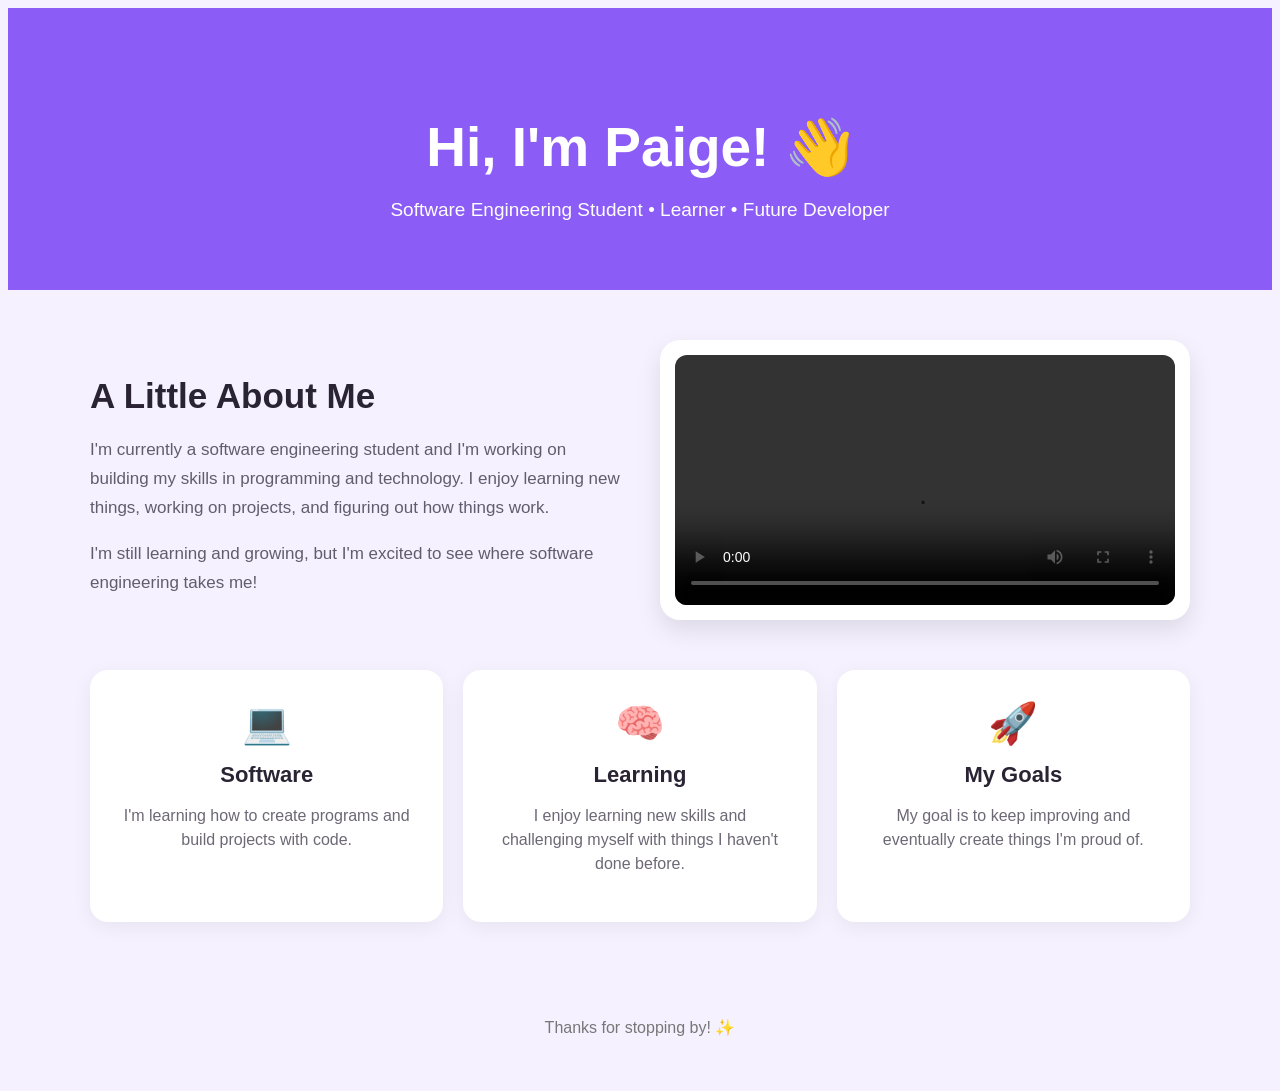
<file: main.html>
<html>
<!DOCTYPE html>
<html lang="en">
<head>
    <meta charset="UTF-8">
    <meta name="viewport" content="width=device-width, initial-scale=1.0">
    <link rel="stylesheet" href="main.css">
    <title>About Me</title>
</head>

<body>

    <header>
        <h1>Hi, I'm Paige! 👋</h1>
        <p>Software Engineering Student • Learner • Future Developer</p>
    </header>

    <main>

        <section class="intro">
            <div class="text">
                <h2>A Little About Me</h2>

                <p>
                    I'm currently a software engineering student and I'm
                    working on building my skills in programming and technology.
                    I enjoy learning new things, working on projects, and
                    figuring out how things work.
                </p>

                <p>
                    I'm still learning and growing, but I'm excited to see
                    where software engineering takes me!
                </p>
            </div>

            <div class="video">
                <video loop playsinline controls>
                    <source src="media/clip.mp4" type="video/mp4">
                    Your browser does not support the video tag.
                </video>
            </div>
        </section>

        <section class="cards">

            <div class="card">
                <span>💻</span>
                <h3>Software</h3>
                <p>
                    I'm learning how to create programs and build projects
                    with code.
                </p>
            </div>

            <div class="card">
                <span>🧠</span>
                <h3>Learning</h3>
                <p>
                    I enjoy learning new skills and challenging myself with
                    things I haven't done before.
                </p>
            </div>

            <div class="card">
                <span>🚀</span>
                <h3>My Goals</h3>
                <p>
                    My goal is to keep improving and eventually create things
                    I'm proud of.
                </p>
            </div>

        </section>

    </main>

    <footer>
        <p>Thanks for stopping by! ✨</p>
    </footer>

</body>
</html>
</file>
<file: main.css>
```css
* {
    box-sizing: border-box;
    margin: 0;
    padding: 0;
}

body {
    font-family: Arial, sans-serif;
    background: #f5f1ff;
    color: #292333;
}

/* Header */

header {
    text-align: center;
    padding: 70px 20px 50px;
    background: #8b5cf6;
    color: white;
}

header h1 {
    font-size: 55px;
    margin-bottom: 15px;
}

header p {
    font-size: 19px;
}

/* Main */

main {
    max-width: 1100px;
    margin: auto;
    padding: 50px 25px;
}

/* Introduction */

.intro {
    display: grid;
    grid-template-columns: 1fr 1fr;
    gap: 40px;
    align-items: center;
    margin-bottom: 50px;
}

.text h2 {
    font-size: 35px;
    margin-bottom: 20px;
}

.text p {
    font-size: 17px;
    line-height: 1.7;
    margin-bottom: 15px;
    color: #625d6d;
}

/* Video */

.video {
    background: white;
    padding: 15px;
    border-radius: 20px;
    box-shadow: 0 10px 25px rgba(0, 0, 0, 0.1);
}

.video video {
    width: 100%;
    display: block;
    border-radius: 12px;
}

/* Cards */

.cards {
    display: grid;
    grid-template-columns: repeat(3, 1fr);
    gap: 20px;
}

.card {
    background: white;
    padding: 30px;
    border-radius: 18px;
    text-align: center;
    transition: transform 0.2s ease;
    box-shadow: 0 5px 20px rgba(0, 0, 0, 0.06);
}

.card:hover {
    transform: translateY(-8px);
}

.card span {
    font-size: 40px;
}

.card h3 {
    margin: 15px 0 10px;
    font-size: 22px;
}

.card p {
    color: #6d6875;
    line-height: 1.5;
}

/* Footer */

footer {
    text-align: center;
    padding: 30px;
    color: #777;
}

/* Phone */

@media (max-width: 700px) {

    header h1 {
        font-size: 40px;
    }

    .intro {
        grid-template-columns: 1fr;
    }

    .cards {
        grid-template-columns: 1fr;
    }
}
```
</file>
